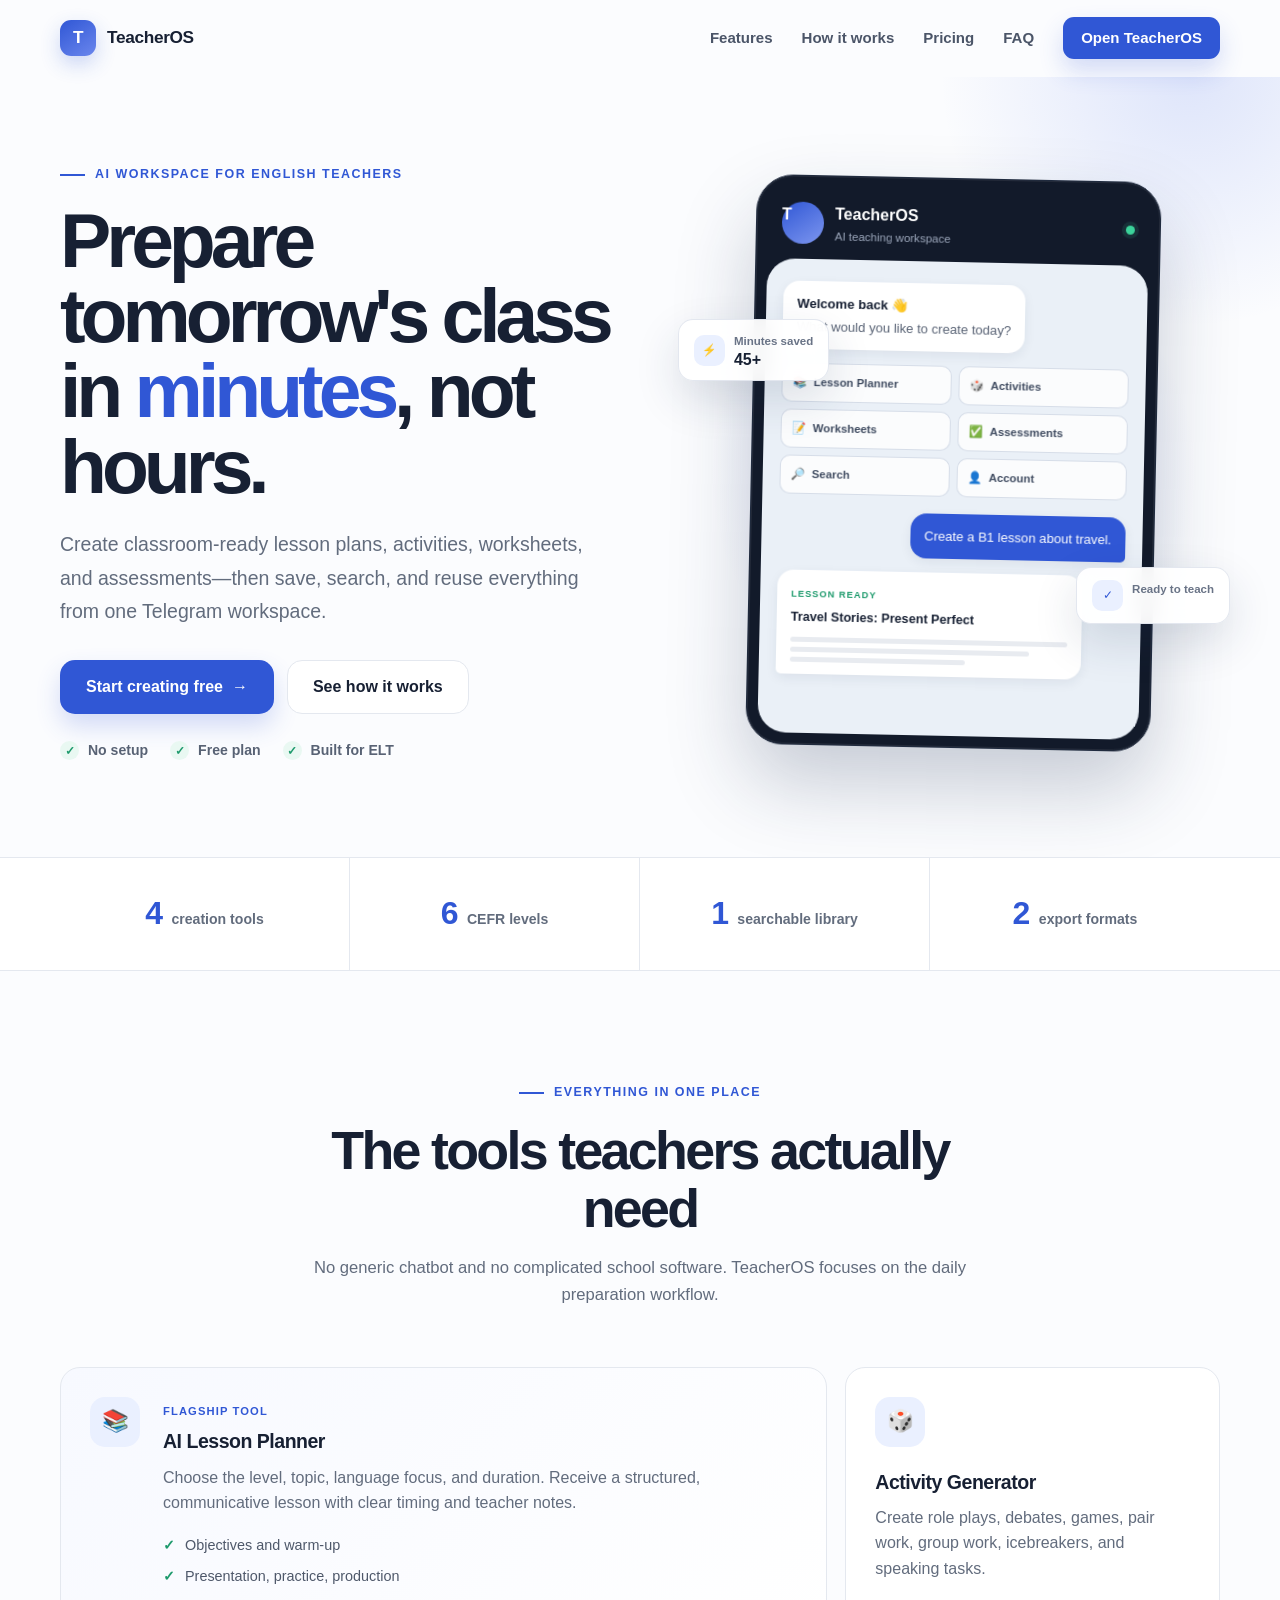
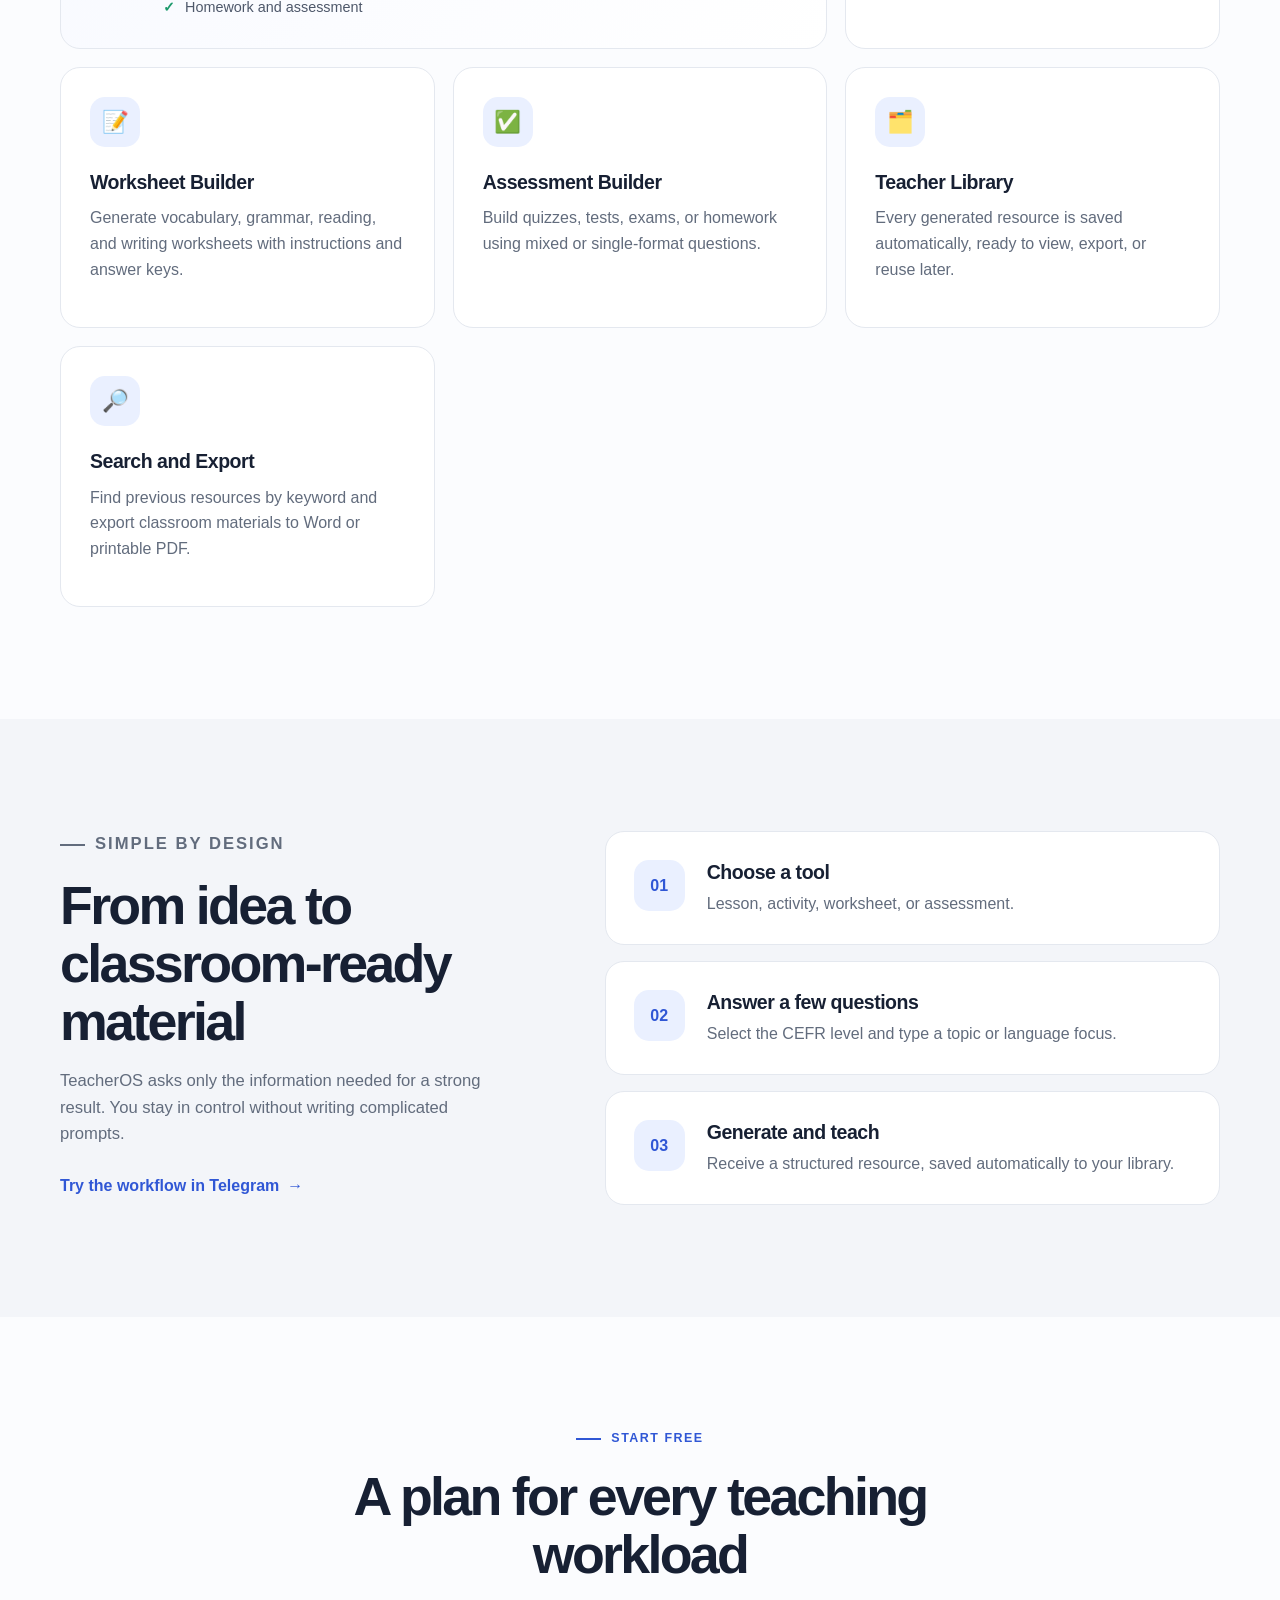
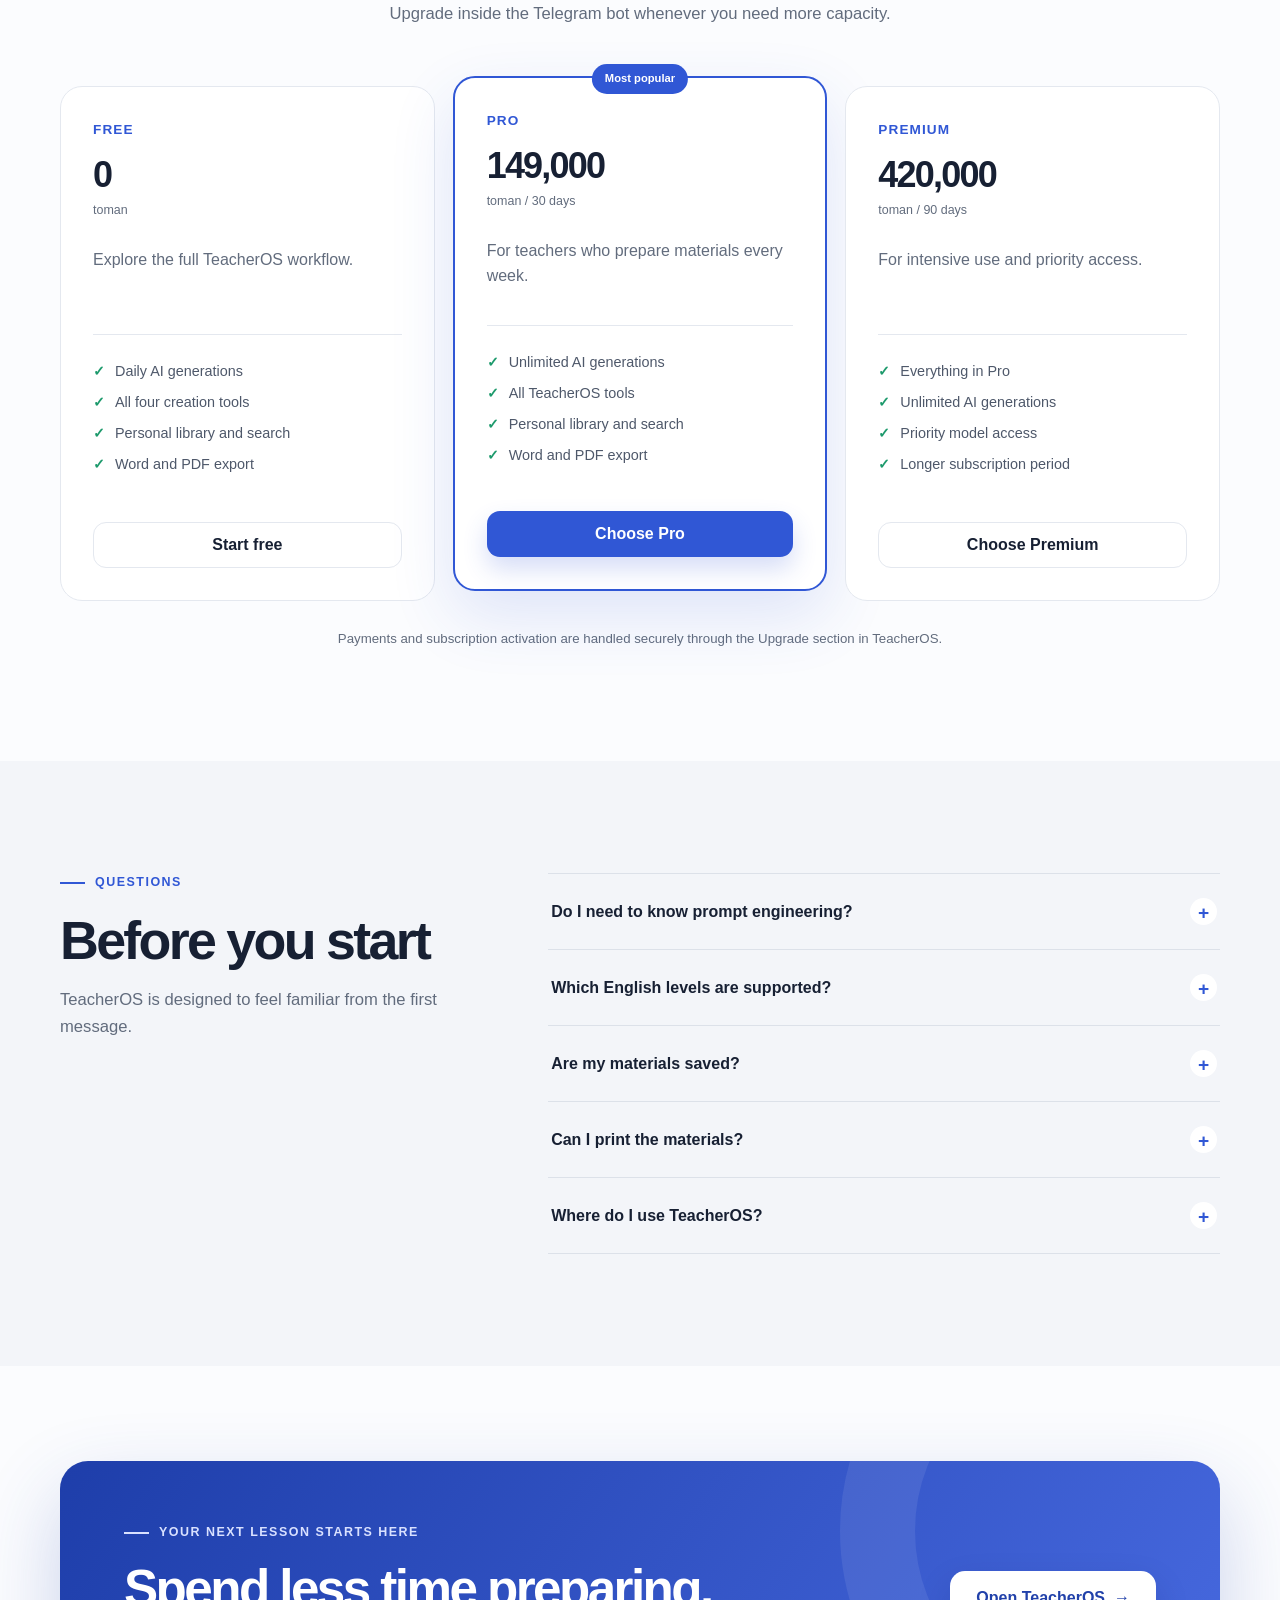
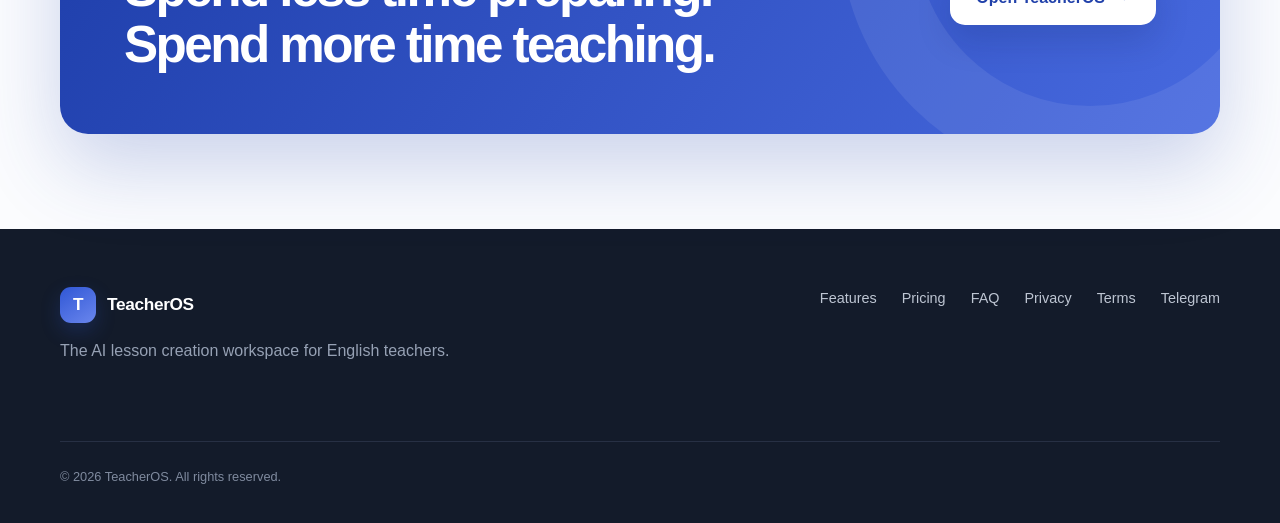
<file: website/index.html>
<!doctype html>
<html lang="en">
<head>
  <meta charset="utf-8">
  <meta name="viewport" content="width=device-width, initial-scale=1">
  <meta name="description" content="TeacherOS helps English teachers create lesson plans, activities, worksheets, and assessments in minutes using AI.">
  <meta name="theme-color" content="#f7f8fb">
  <title>TeacherOS — Prepare Tomorrow's Class in Minutes</title>
  <link rel="stylesheet" href="styles.css">
  <script src="site-config.js" defer></script>
  <script src="script.js" defer></script>
</head>
<body>
  <a class="skip-link" href="#main">Skip to content</a>

  <header class="site-header" data-header>
    <div class="container nav-wrap">
      <a class="brand" href="#top" aria-label="TeacherOS home">
        <span class="brand-mark" aria-hidden="true">T</span>
        <span>TeacherOS</span>
      </a>

      <button class="menu-toggle" type="button" aria-expanded="false" aria-controls="site-navigation" data-menu-toggle>
        <span class="sr-only">Open navigation</span>
        <span></span><span></span><span></span>
      </button>

      <nav class="site-nav" id="site-navigation" aria-label="Main navigation" data-nav>
        <a href="#features">Features</a>
        <a href="#workflow">How it works</a>
        <a href="#pricing">Pricing</a>
        <a href="#faq">FAQ</a>
        <a class="button button-small button-primary bot-link" href="https://t.me/Teacheros1_bot" target="_blank" rel="noopener noreferrer">Open TeacherOS</a>
      </nav>
    </div>
  </header>

  <main id="main">
    <section class="hero" id="top">
      <div class="container hero-grid">
        <div class="hero-copy">
          <p class="eyebrow"><span></span> AI workspace for English teachers</p>
          <h1>Prepare tomorrow's class in <em>minutes</em>, not hours.</h1>
          <p class="hero-lead">Create classroom-ready lesson plans, activities, worksheets, and assessments—then save, search, and reuse everything from one Telegram workspace.</p>
          <div class="hero-actions">
            <a class="button button-primary button-large bot-link" href="https://t.me/Teacheros1_bot" target="_blank" rel="noopener noreferrer">Start creating free <span aria-hidden="true">→</span></a>
            <a class="button button-secondary button-large" href="#workflow">See how it works</a>
          </div>
          <ul class="trust-list" aria-label="Product benefits">
            <li><span aria-hidden="true">✓</span> No setup</li>
            <li><span aria-hidden="true">✓</span> Free plan</li>
            <li><span aria-hidden="true">✓</span> Built for ELT</li>
          </ul>
        </div>

        <div class="product-preview" aria-label="TeacherOS Telegram interface preview">
          <div class="preview-glow" aria-hidden="true"></div>
          <div class="phone">
            <div class="phone-top">
              <span class="phone-avatar" aria-hidden="true">T</span>
              <div>
                <strong>TeacherOS</strong>
                <span>AI teaching workspace</span>
              </div>
              <span class="status-dot" aria-label="Online"></span>
            </div>
            <div class="chat-area">
              <div class="message bot-message">
                <strong>Welcome back 👋</strong>
                <p>What would you like to create today?</p>
              </div>
              <div class="tool-grid" aria-hidden="true">
                <div><span>📚</span>Lesson Planner</div>
                <div><span>🎲</span>Activities</div>
                <div><span>📝</span>Worksheets</div>
                <div><span>✅</span>Assessments</div>
                <div><span>🔎</span>Search</div>
                <div><span>👤</span>Account</div>
              </div>
              <div class="message user-message">Create a B1 lesson about travel.</div>
              <div class="message bot-message result-message">
                <span class="result-label">LESSON READY</span>
                <strong>Travel Stories: Present Perfect</strong>
                <div class="result-lines"><i></i><i></i><i></i></div>
              </div>
            </div>
          </div>
          <div class="floating-card floating-card-one"><span>⚡</span><strong>Minutes saved</strong><b>45+</b></div>
          <div class="floating-card floating-card-two"><span>✓</span><strong>Ready to teach</strong></div>
        </div>
      </div>
    </section>

    <section class="proof-strip" aria-label="TeacherOS capabilities">
      <div class="container proof-grid">
        <div><strong>4</strong><span>creation tools</span></div>
        <div><strong>6</strong><span>CEFR levels</span></div>
        <div><strong>1</strong><span>searchable library</span></div>
        <div><strong>2</strong><span>export formats</span></div>
      </div>
    </section>

    <section class="section" id="features">
      <div class="container">
        <div class="section-heading">
          <p class="eyebrow"><span></span> Everything in one place</p>
          <h2>The tools teachers actually need</h2>
          <p>No generic chatbot and no complicated school software. TeacherOS focuses on the daily preparation workflow.</p>
        </div>

        <div class="feature-grid">
          <article class="feature-card feature-card-large">
            <div class="feature-icon">📚</div>
            <div>
              <span class="feature-tag">Flagship tool</span>
              <h3>AI Lesson Planner</h3>
              <p>Choose the level, topic, language focus, and duration. Receive a structured, communicative lesson with clear timing and teacher notes.</p>
              <ul>
                <li>Objectives and warm-up</li>
                <li>Presentation, practice, production</li>
                <li>Homework and assessment</li>
              </ul>
            </div>
          </article>

          <article class="feature-card">
            <div class="feature-icon">🎲</div>
            <h3>Activity Generator</h3>
            <p>Create role plays, debates, games, pair work, group work, icebreakers, and speaking tasks.</p>
          </article>

          <article class="feature-card">
            <div class="feature-icon">📝</div>
            <h3>Worksheet Builder</h3>
            <p>Generate vocabulary, grammar, reading, and writing worksheets with instructions and answer keys.</p>
          </article>

          <article class="feature-card">
            <div class="feature-icon">✅</div>
            <h3>Assessment Builder</h3>
            <p>Build quizzes, tests, exams, or homework using mixed or single-format questions.</p>
          </article>

          <article class="feature-card">
            <div class="feature-icon">🗂️</div>
            <h3>Teacher Library</h3>
            <p>Every generated resource is saved automatically, ready to view, export, or reuse later.</p>
          </article>

          <article class="feature-card">
            <div class="feature-icon">🔎</div>
            <h3>Search and Export</h3>
            <p>Find previous resources by keyword and export classroom materials to Word or printable PDF.</p>
          </article>
        </div>
      </div>
    </section>

    <section class="section section-tinted" id="workflow">
      <div class="container workflow-grid">
        <div class="workflow-copy">
          <p class="eyebrow"><span></span> Simple by design</p>
          <h2>From idea to classroom-ready material</h2>
          <p>TeacherOS asks only the information needed for a strong result. You stay in control without writing complicated prompts.</p>
          <a class="text-link bot-link" href="https://t.me/Teacheros1_bot" target="_blank" rel="noopener noreferrer">Try the workflow in Telegram <span aria-hidden="true">→</span></a>
        </div>

        <ol class="steps">
          <li>
            <span class="step-number">01</span>
            <div><h3>Choose a tool</h3><p>Lesson, activity, worksheet, or assessment.</p></div>
          </li>
          <li>
            <span class="step-number">02</span>
            <div><h3>Answer a few questions</h3><p>Select the CEFR level and type a topic or language focus.</p></div>
          </li>
          <li>
            <span class="step-number">03</span>
            <div><h3>Generate and teach</h3><p>Receive a structured resource, saved automatically to your library.</p></div>
          </li>
        </ol>
      </div>
    </section>

    <section class="section" id="pricing">
      <div class="container">
        <div class="section-heading">
          <p class="eyebrow"><span></span> Start free</p>
          <h2>A plan for every teaching workload</h2>
          <p>Upgrade inside the Telegram bot whenever you need more capacity.</p>
        </div>

        <div class="pricing-grid">
          <article class="price-card">
            <p class="plan-name">Free</p>
            <div class="price"><strong>0</strong><span>toman</span></div>
            <p class="price-description">Explore the full TeacherOS workflow.</p>
            <ul>
              <li>Daily AI generations</li>
              <li>All four creation tools</li>
              <li>Personal library and search</li>
              <li>Word and PDF export</li>
            </ul>
            <a class="button button-secondary bot-link" href="https://t.me/Teacheros1_bot" target="_blank" rel="noopener noreferrer">Start free</a>
          </article>

          <article class="price-card featured-price">
            <span class="popular-badge">Most popular</span>
            <p class="plan-name">Pro</p>
            <div class="price"><strong>149,000</strong><span>toman / 30 days</span></div>
            <p class="price-description">For teachers who prepare materials every week.</p>
            <ul>
              <li>Unlimited AI generations</li>
              <li>All TeacherOS tools</li>
              <li>Personal library and search</li>
              <li>Word and PDF export</li>
            </ul>
            <a class="button button-primary bot-link" href="https://t.me/Teacheros1_bot" target="_blank" rel="noopener noreferrer">Choose Pro</a>
          </article>

          <article class="price-card">
            <p class="plan-name">Premium</p>
            <div class="price"><strong>420,000</strong><span>toman / 90 days</span></div>
            <p class="price-description">For intensive use and priority access.</p>
            <ul>
              <li>Everything in Pro</li>
              <li>Unlimited AI generations</li>
              <li>Priority model access</li>
              <li>Longer subscription period</li>
            </ul>
            <a class="button button-secondary bot-link" href="https://t.me/Teacheros1_bot" target="_blank" rel="noopener noreferrer">Choose Premium</a>
          </article>
        </div>
        <p class="pricing-note">Payments and subscription activation are handled securely through the Upgrade section in TeacherOS.</p>
      </div>
    </section>

    <section class="section section-tinted" id="faq">
      <div class="container faq-layout">
        <div>
          <p class="eyebrow"><span></span> Questions</p>
          <h2>Before you start</h2>
          <p>TeacherOS is designed to feel familiar from the first message.</p>
        </div>

        <div class="faq-list">
          <details>
            <summary>Do I need to know prompt engineering?<span aria-hidden="true">+</span></summary>
            <p>No. TeacherOS collects the information step by step and builds the prompt for you.</p>
          </details>
          <details>
            <summary>Which English levels are supported?<span aria-hidden="true">+</span></summary>
            <p>TeacherOS supports all six CEFR levels: A1, A2, B1, B2, C1, and C2.</p>
          </details>
          <details>
            <summary>Are my materials saved?<span aria-hidden="true">+</span></summary>
            <p>Yes. Generated lessons, activities, worksheets, and assessments are saved automatically to your private library.</p>
          </details>
          <details>
            <summary>Can I print the materials?<span aria-hidden="true">+</span></summary>
            <p>Yes. Saved resources can be exported as Word documents or printable PDF files.</p>
          </details>
          <details>
            <summary>Where do I use TeacherOS?<span aria-hidden="true">+</span></summary>
            <p>TeacherOS currently runs inside Telegram, so you can use it on your phone or computer without installing another app.</p>
          </details>
        </div>
      </div>
    </section>

    <section class="final-cta">
      <div class="container cta-card">
        <div>
          <p class="eyebrow light-eyebrow"><span></span> Your next lesson starts here</p>
          <h2>Spend less time preparing.<br>Spend more time teaching.</h2>
        </div>
        <a class="button button-light button-large bot-link" href="https://t.me/Teacheros1_bot" target="_blank" rel="noopener noreferrer">Open TeacherOS <span aria-hidden="true">→</span></a>
      </div>
    </section>
  </main>

  <footer class="site-footer">
    <div class="container footer-grid">
      <div>
        <a class="brand footer-brand" href="#top"><span class="brand-mark" aria-hidden="true">T</span><span>TeacherOS</span></a>
        <p>The AI lesson creation workspace for English teachers.</p>
      </div>
      <div class="footer-links">
        <a href="#features">Features</a>
        <a href="#pricing">Pricing</a>
        <a href="#faq">FAQ</a>
        <a href="privacy.html">Privacy</a>
        <a href="terms.html">Terms</a>
        <a class="bot-link" href="https://t.me/Teacheros1_bot" target="_blank" rel="noopener noreferrer">Telegram</a>
      </div>
      <p class="copyright">© <span data-year></span> TeacherOS. All rights reserved.</p>
    </div>
  </footer>

  <div class="setup-toast" role="status" aria-live="polite" data-setup-toast hidden>
    <strong>One setup step remains</strong>
    <span>Add your Telegram bot username in <code>website/site-config.js</code>.</span>
    <button type="button" aria-label="Close message" data-toast-close>×</button>
  </div>
</body>
</html>
</file>
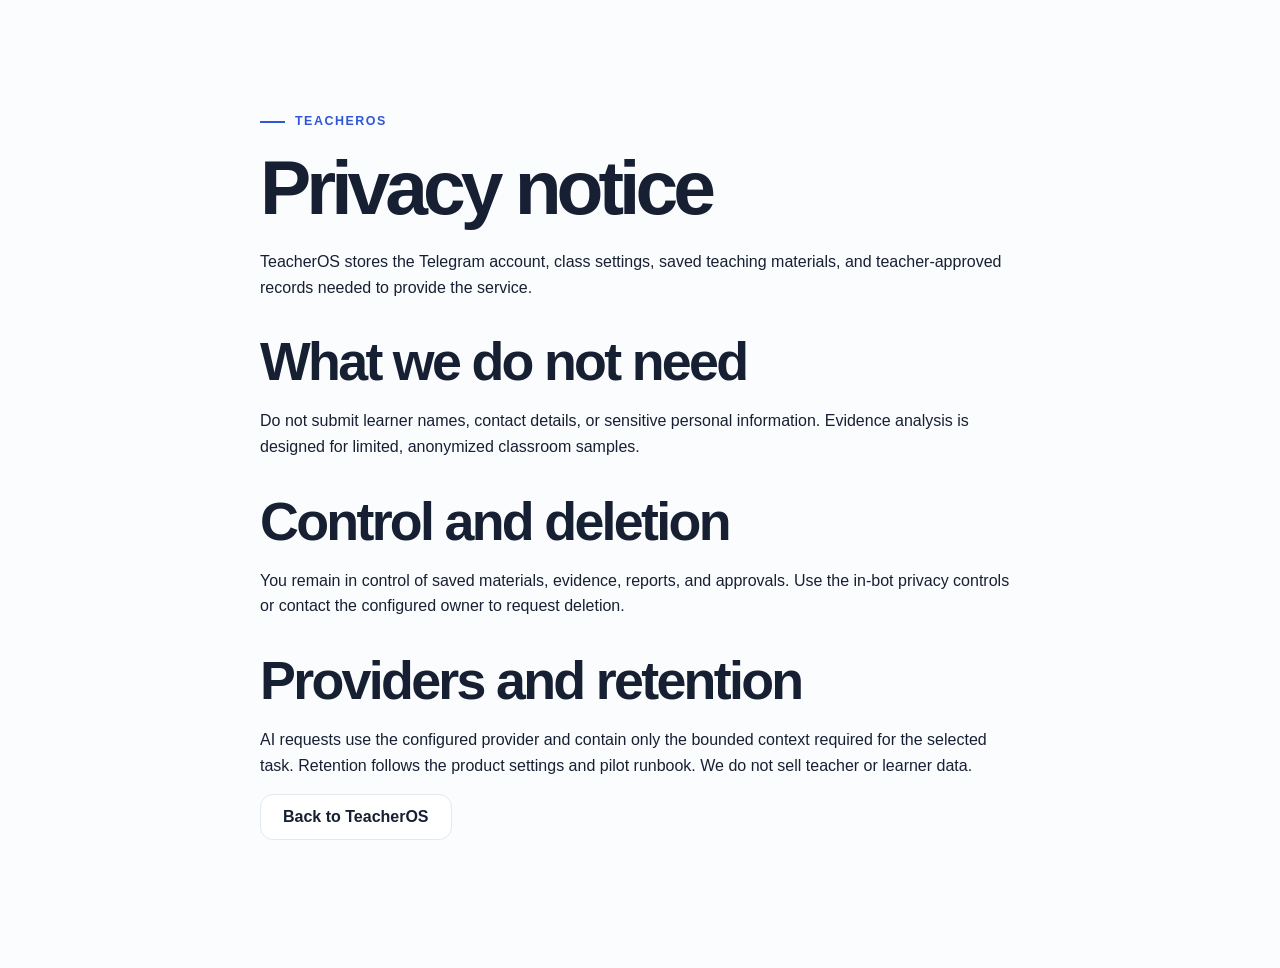
<file: website/privacy.html>
<!doctype html>
<html lang="en">
<head>
  <meta charset="utf-8">
  <meta name="viewport" content="width=device-width, initial-scale=1">
  <meta name="description" content="TeacherOS privacy notice for the pilot and public launch.">
  <title>TeacherOS — Privacy</title>
  <link rel="stylesheet" href="styles.css">
</head>
<body>
  <main class="section" id="main">
    <div class="container narrow-copy">
      <p class="eyebrow"><span></span> TeacherOS</p>
      <h1>Privacy notice</h1>
      <p>TeacherOS stores the Telegram account, class settings, saved teaching materials, and teacher-approved records needed to provide the service.</p>
      <h2>What we do not need</h2>
      <p>Do not submit learner names, contact details, or sensitive personal information. Evidence analysis is designed for limited, anonymized classroom samples.</p>
      <h2>Control and deletion</h2>
      <p>You remain in control of saved materials, evidence, reports, and approvals. Use the in-bot privacy controls or contact the configured owner to request deletion.</p>
      <h2>Providers and retention</h2>
      <p>AI requests use the configured provider and contain only the bounded context required for the selected task. Retention follows the product settings and pilot runbook. We do not sell teacher or learner data.</p>
      <p><a class="button button-secondary" href="index.html">Back to TeacherOS</a></p>
    </div>
  </main>
</body>
</html>
</file>
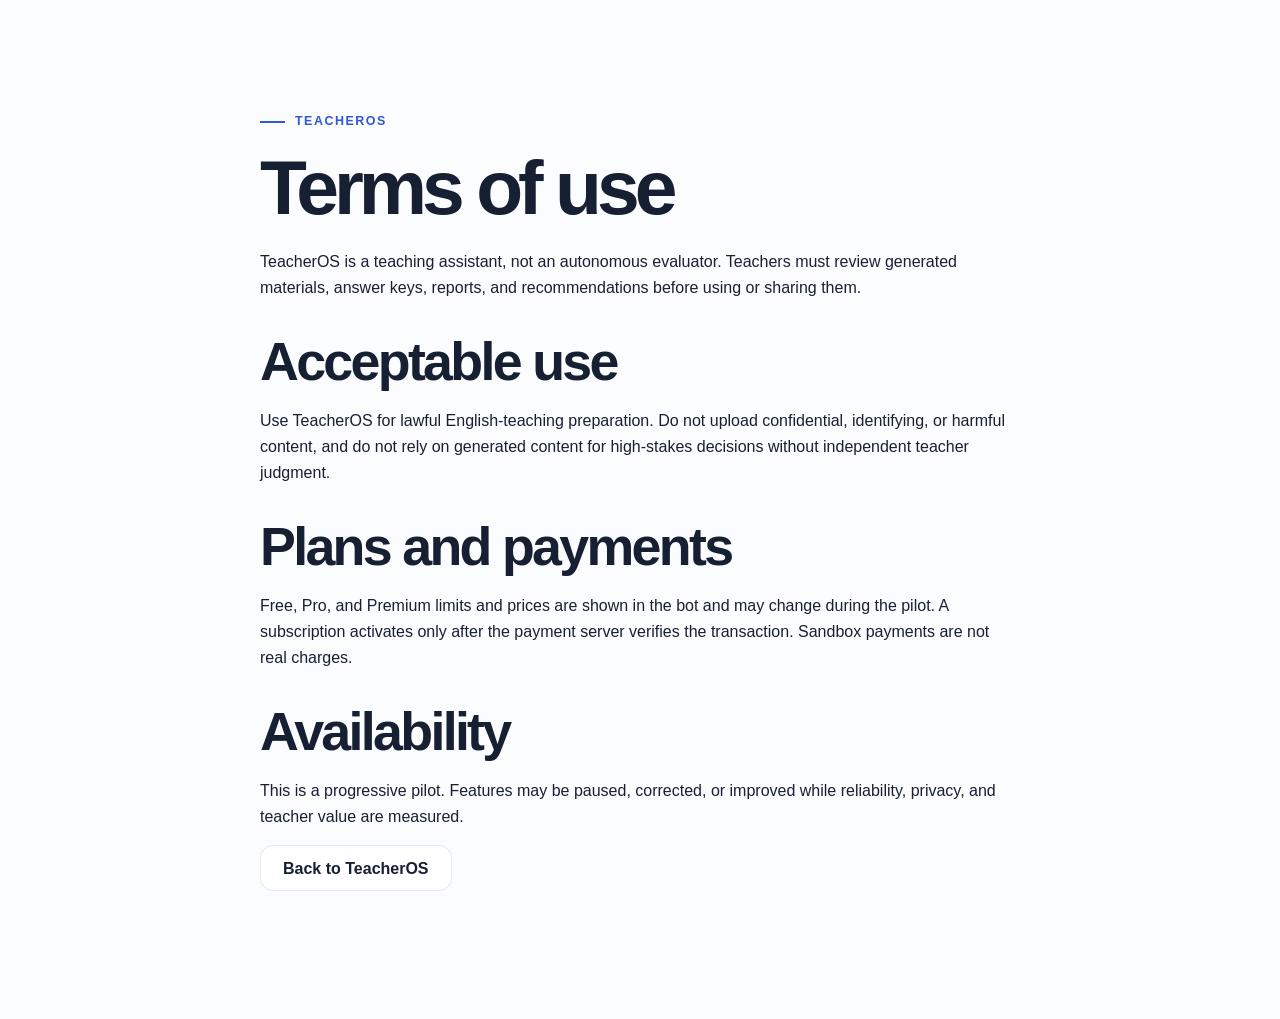
<file: website/terms.html>
<!doctype html>
<html lang="en">
<head>
  <meta charset="utf-8">
  <meta name="viewport" content="width=device-width, initial-scale=1">
  <meta name="description" content="TeacherOS terms for the pilot and public launch.">
  <title>TeacherOS — Terms</title>
  <link rel="stylesheet" href="styles.css">
</head>
<body>
  <main class="section" id="main">
    <div class="container narrow-copy">
      <p class="eyebrow"><span></span> TeacherOS</p>
      <h1>Terms of use</h1>
      <p>TeacherOS is a teaching assistant, not an autonomous evaluator. Teachers must review generated materials, answer keys, reports, and recommendations before using or sharing them.</p>
      <h2>Acceptable use</h2>
      <p>Use TeacherOS for lawful English-teaching preparation. Do not upload confidential, identifying, or harmful content, and do not rely on generated content for high-stakes decisions without independent teacher judgment.</p>
      <h2>Plans and payments</h2>
      <p>Free, Pro, and Premium limits and prices are shown in the bot and may change during the pilot. A subscription activates only after the payment server verifies the transaction. Sandbox payments are not real charges.</p>
      <h2>Availability</h2>
      <p>This is a progressive pilot. Features may be paused, corrected, or improved while reliability, privacy, and teacher value are measured.</p>
      <p><a class="button button-secondary" href="index.html">Back to TeacherOS</a></p>
    </div>
  </main>
</body>
</html>
</file>
<file: website/styles.css>
:root {
  --ink: #172033;
  --muted: #626c7d;
  --line: #e4e8ef;
  --soft: #f3f5f9;
  --page: #fbfcfe;
  --white: #ffffff;
  --primary: #3057d5;
  --primary-dark: #2141aa;
  --primary-soft: #eaf0ff;
  --accent: #ffb547;
  --success: #1d9a6c;
  --shadow: 0 24px 70px rgba(38, 54, 95, 0.12);
  --radius: 24px;
  --max-width: 1160px;
}

* { box-sizing: border-box; }
html { scroll-behavior: smooth; }
body {
  margin: 0;
  color: var(--ink);
  background: var(--page);
  font-family: Inter, ui-sans-serif, -apple-system, BlinkMacSystemFont, "Segoe UI", sans-serif;
  line-height: 1.6;
  -webkit-font-smoothing: antialiased;
}
body.menu-open { overflow: hidden; }
a { color: inherit; text-decoration: none; }
button, a { -webkit-tap-highlight-color: transparent; }
button { font: inherit; }
img { max-width: 100%; }
.container { width: min(calc(100% - 40px), var(--max-width)); margin-inline: auto; }
.narrow-copy { max-width: 760px; }
.narrow-copy h1 { margin-top: 0; }
.narrow-copy h2 { margin-top: 32px; }
.sr-only { position: absolute; width: 1px; height: 1px; padding: 0; margin: -1px; overflow: hidden; clip: rect(0,0,0,0); white-space: nowrap; border: 0; }
.skip-link { position: fixed; left: 16px; top: -80px; z-index: 1000; padding: 10px 16px; background: var(--ink); color: var(--white); border-radius: 10px; }
.skip-link:focus { top: 16px; }

.site-header { position: sticky; top: 0; z-index: 100; background: rgba(251,252,254,.88); backdrop-filter: blur(18px); border-bottom: 1px solid transparent; transition: border-color .2s ease, box-shadow .2s ease; }
.site-header.scrolled { border-color: rgba(228,232,239,.9); box-shadow: 0 10px 32px rgba(40,51,77,.06); }
.nav-wrap { min-height: 76px; display: flex; align-items: center; justify-content: space-between; gap: 24px; }
.brand { display: inline-flex; align-items: center; gap: 11px; font-size: 1.08rem; font-weight: 800; letter-spacing: -.02em; }
.brand-mark { width: 36px; height: 36px; display: inline-grid; place-items: center; border-radius: 11px; color: var(--white); background: linear-gradient(145deg, var(--primary), #6a86ed); box-shadow: 0 8px 20px rgba(48,87,213,.24); }
.site-nav { display: flex; align-items: center; gap: 29px; font-size: .94rem; font-weight: 650; }
.site-nav > a:not(.button) { color: #4b5568; transition: color .2s ease; }
.site-nav > a:not(.button):hover { color: var(--primary); }
.menu-toggle { display: none; width: 44px; height: 44px; align-items: center; justify-content: center; flex-direction: column; gap: 5px; background: var(--white); border: 1px solid var(--line); border-radius: 12px; cursor: pointer; }
.menu-toggle span:not(.sr-only) { width: 20px; height: 2px; background: var(--ink); border-radius: 2px; transition: .2s ease; }

.button { display: inline-flex; justify-content: center; align-items: center; gap: 9px; min-height: 46px; padding: 11px 22px; border: 1px solid transparent; border-radius: 13px; font-weight: 760; line-height: 1.1; cursor: pointer; transition: transform .18s ease, box-shadow .18s ease, background .18s ease; }
.button:hover { transform: translateY(-2px); }
.button-primary { color: var(--white); background: var(--primary); box-shadow: 0 12px 25px rgba(48,87,213,.2); }
.button-primary:hover { background: var(--primary-dark); box-shadow: 0 15px 30px rgba(48,87,213,.26); }
.button-secondary { color: var(--ink); background: var(--white); border-color: var(--line); }
.button-secondary:hover { border-color: #c8d0df; box-shadow: 0 10px 24px rgba(37,50,80,.08); }
.button-light { color: var(--primary-dark); background: var(--white); box-shadow: 0 15px 35px rgba(10,23,69,.15); }
.button-small { min-height: 42px; padding: 10px 17px; border-radius: 11px; }
.button-large { min-height: 54px; padding: 15px 25px; border-radius: 15px; }

.hero { position: relative; overflow: hidden; padding: 88px 0 96px; }
.hero::before { content: ""; position: absolute; width: 520px; height: 520px; top: -260px; right: -170px; border-radius: 50%; background: radial-gradient(circle, rgba(73,110,232,.16), rgba(73,110,232,0) 68%); pointer-events: none; }
.hero-grid { display: grid; grid-template-columns: minmax(0, 1.02fr) minmax(420px, .98fr); align-items: center; gap: 72px; }
.eyebrow { margin: 0 0 18px; display: flex; align-items: center; gap: 10px; color: var(--primary); font-size: .78rem; font-weight: 820; letter-spacing: .12em; text-transform: uppercase; }
.eyebrow span { width: 25px; height: 2px; background: currentColor; }
h1, h2, h3, p { margin-top: 0; }
h1 { max-width: 720px; margin-bottom: 24px; font-size: clamp(3rem, 6vw, 5.05rem); line-height: .98; letter-spacing: -.065em; }
h1 em { color: var(--primary); font-style: normal; }
.hero-lead { max-width: 650px; margin-bottom: 31px; color: var(--muted); font-size: clamp(1.05rem, 1.8vw, 1.22rem); line-height: 1.72; }
.hero-actions { display: flex; flex-wrap: wrap; gap: 13px; }
.trust-list { display: flex; flex-wrap: wrap; gap: 22px; margin: 25px 0 0; padding: 0; list-style: none; color: #586274; font-size: .88rem; font-weight: 650; }
.trust-list span { display: inline-grid; width: 19px; height: 19px; margin-right: 5px; place-items: center; color: var(--success); background: #e9f8f2; border-radius: 50%; font-size: .72rem; }

.product-preview { position: relative; min-height: 575px; display: grid; place-items: center; }
.preview-glow { position: absolute; inset: 8% 1% 4%; border-radius: 50%; background: radial-gradient(circle, rgba(65,101,222,.19), rgba(65,101,222,0) 67%); }
.phone { position: relative; z-index: 2; width: min(100%, 405px); padding: 11px; background: #121a2a; border: 1px solid #202b3f; border-radius: 37px; box-shadow: 0 38px 80px rgba(28,42,78,.23), inset 0 0 0 1px rgba(255,255,255,.07); transform: rotate(1.2deg); }
.phone-top { min-height: 72px; display: grid; grid-template-columns: auto 1fr auto; align-items: center; gap: 11px; padding: 10px 14px; color: var(--white); }
.phone-avatar { width: 42px; height: 42px; display: grid; place-items: center; color: var(--white); background: linear-gradient(145deg, var(--primary), #7d96ef); border-radius: 50%; font-weight: 850; }
.phone-top strong, .phone-top span { display: block; }
.phone-top div span { color: #9da8bc; font-size: .72rem; }
.status-dot { width: 9px; height: 9px; background: #3bd39a; border-radius: 50%; box-shadow: 0 0 0 4px rgba(59,211,154,.12); }
.chat-area { min-height: 474px; padding: 22px 17px 20px; background: #eaf0f7; border-radius: 28px; }
.message { width: fit-content; max-width: 88%; margin-bottom: 14px; padding: 12px 14px; border-radius: 16px; box-shadow: 0 4px 12px rgba(31,45,73,.07); font-size: .82rem; }
.message p { margin: 2px 0 0; color: #586274; }
.bot-message { background: var(--white); border-bottom-left-radius: 5px; }
.user-message { margin-left: auto; color: var(--white); background: var(--primary); border-bottom-right-radius: 5px; }
.tool-grid { display: grid; grid-template-columns: repeat(2, 1fr); gap: 7px; margin: 0 0 17px; }
.tool-grid div { display: flex; align-items: center; gap: 7px; min-height: 39px; padding: 8px 10px; color: #3f4b60; background: rgba(255,255,255,.78); border: 1px solid rgba(210,218,230,.9); border-radius: 10px; font-size: .71rem; font-weight: 700; }
.result-message { width: 88%; }
.result-label { display: inline-block; margin-bottom: 5px; color: var(--success); font-size: .58rem; font-weight: 850; letter-spacing: .11em; }
.result-message strong { display: block; font-size: .79rem; }
.result-lines { display: grid; gap: 5px; margin-top: 10px; }
.result-lines i { display: block; height: 5px; background: #e8ebf0; border-radius: 10px; }
.result-lines i:nth-child(2) { width: 86%; }
.result-lines i:nth-child(3) { width: 63%; }
.floating-card { position: absolute; z-index: 4; display: grid; grid-template-columns: auto 1fr; align-items: center; gap: 0 9px; padding: 12px 15px; background: rgba(255,255,255,.94); border: 1px solid rgba(224,229,238,.9); border-radius: 15px; box-shadow: 0 18px 45px rgba(31,47,83,.14); backdrop-filter: blur(10px); font-size: .72rem; }
.floating-card span { grid-row: 1 / span 2; width: 31px; height: 31px; display: grid; place-items: center; color: var(--primary); background: var(--primary-soft); border-radius: 10px; }
.floating-card strong { color: #697386; font-weight: 650; }
.floating-card b { line-height: 1.1; font-size: 1rem; }
.floating-card-one { left: -9px; top: 25%; }
.floating-card-two { right: -10px; bottom: 22%; grid-template-columns: auto auto; }

.proof-strip { border-top: 1px solid var(--line); border-bottom: 1px solid var(--line); background: var(--white); }
.proof-grid { display: grid; grid-template-columns: repeat(4, 1fr); }
.proof-grid div { min-height: 112px; display: flex; justify-content: center; align-items: baseline; gap: 10px; padding: 30px 20px; border-right: 1px solid var(--line); }
.proof-grid div:last-child { border-right: 0; }
.proof-grid strong { color: var(--primary); font-size: 2rem; letter-spacing: -.05em; }
.proof-grid span { color: var(--muted); font-size: .88rem; font-weight: 650; }

.section { padding: 112px 0; }
.section-tinted { background: var(--soft); }
.section-heading { max-width: 720px; margin: 0 auto 58px; text-align: center; }
.section-heading .eyebrow { justify-content: center; }
h2 { margin-bottom: 18px; font-size: clamp(2.15rem, 4.2vw, 3.45rem); line-height: 1.08; letter-spacing: -.05em; }
h3 { margin-bottom: 10px; font-size: 1.22rem; line-height: 1.3; letter-spacing: -.025em; }
.section-heading > p:last-child, .workflow-copy > p, .faq-layout > div:first-child > p:last-child { color: var(--muted); font-size: 1.04rem; }
.feature-grid { display: grid; grid-template-columns: repeat(3, 1fr); gap: 18px; }
.feature-card { min-height: 260px; padding: 29px; background: var(--white); border: 1px solid var(--line); border-radius: 20px; transition: transform .2s ease, box-shadow .2s ease, border-color .2s ease; }
.feature-card:hover { transform: translateY(-5px); border-color: #d6ddeb; box-shadow: var(--shadow); }
.feature-card-large { grid-column: span 2; display: grid; grid-template-columns: auto 1fr; gap: 23px; background: linear-gradient(135deg, #f7f9ff, var(--white)); }
.feature-icon { width: 50px; height: 50px; display: grid; place-items: center; margin-bottom: 23px; background: var(--primary-soft); border-radius: 15px; font-size: 1.35rem; }
.feature-card-large .feature-icon { margin: 0; }
.feature-tag { display: inline-block; margin-bottom: 9px; color: var(--primary); font-size: .7rem; font-weight: 850; letter-spacing: .1em; text-transform: uppercase; }
.feature-card p { color: var(--muted); }
.feature-card ul, .price-card ul { margin: 18px 0 0; padding: 0; list-style: none; }
.feature-card li, .price-card li { position: relative; margin-top: 8px; padding-left: 22px; color: #4e586a; font-size: .9rem; }
.feature-card li::before, .price-card li::before { content: "✓"; position: absolute; left: 0; color: var(--success); font-weight: 900; }

.workflow-grid { display: grid; grid-template-columns: .85fr 1.15fr; align-items: center; gap: 90px; }
.workflow-copy { position: sticky; top: 120px; align-self: start; }
.text-link { display: inline-flex; gap: 8px; align-items: center; margin-top: 8px; color: var(--primary); font-weight: 800; }
.steps { display: grid; gap: 16px; margin: 0; padding: 0; list-style: none; }
.steps li { display: grid; grid-template-columns: auto 1fr; gap: 22px; padding: 28px; background: var(--white); border: 1px solid var(--line); border-radius: 19px; }
.step-number { width: 51px; height: 51px; display: grid; place-items: center; color: var(--primary); background: var(--primary-soft); border-radius: 15px; font-weight: 850; }
.steps h3 { margin-bottom: 5px; }
.steps p { margin-bottom: 0; color: var(--muted); }

.pricing-grid { display: grid; grid-template-columns: repeat(3, 1fr); align-items: stretch; gap: 18px; }
.price-card { position: relative; display: flex; flex-direction: column; min-height: 515px; padding: 32px; background: var(--white); border: 1px solid var(--line); border-radius: 22px; }
.featured-price { border: 2px solid var(--primary); box-shadow: 0 25px 65px rgba(48,87,213,.14); transform: translateY(-10px); }
.popular-badge { position: absolute; top: -14px; left: 50%; transform: translateX(-50%); padding: 6px 13px; color: var(--white); background: var(--primary); border-radius: 100px; font-size: .7rem; font-weight: 800; white-space: nowrap; }
.plan-name { margin-bottom: 15px; color: var(--primary); font-size: .85rem; font-weight: 850; letter-spacing: .08em; text-transform: uppercase; }
.price { min-height: 74px; display: flex; flex-direction: column; margin-bottom: 17px; }
.price strong { font-size: 2.25rem; line-height: 1.05; letter-spacing: -.05em; }
.price span { margin-top: 7px; color: var(--muted); font-size: .78rem; }
.price-description { min-height: 52px; color: var(--muted); }
.price-card ul { flex: 1; margin: 19px 0 28px; border-top: 1px solid var(--line); padding-top: 17px; }
.pricing-note { margin: 27px 0 0; color: var(--muted); text-align: center; font-size: .83rem; }

.faq-layout { display: grid; grid-template-columns: .75fr 1.25fr; gap: 85px; }
.faq-list { border-top: 1px solid #dce1e9; }
.faq-list details { border-bottom: 1px solid #dce1e9; }
.faq-list summary { display: flex; justify-content: space-between; align-items: center; gap: 20px; padding: 24px 3px; cursor: pointer; font-weight: 760; list-style: none; }
.faq-list summary::-webkit-details-marker { display: none; }
.faq-list summary span { width: 27px; height: 27px; display: grid; place-items: center; color: var(--primary); background: var(--white); border-radius: 50%; font-size: 1.2rem; transition: transform .2s ease; }
.faq-list details[open] summary span { transform: rotate(45deg); }
.faq-list details p { max-width: 630px; margin: -5px 40px 24px 3px; color: var(--muted); }

.final-cta { padding: 95px 0; background: var(--page); }
.cta-card { position: relative; overflow: hidden; display: flex; align-items: center; justify-content: space-between; gap: 40px; padding: 62px 64px; color: var(--white); background: linear-gradient(125deg, #1e3eaa, #4769df); border-radius: 28px; box-shadow: 0 32px 80px rgba(42,73,174,.23); }
.cta-card::after { content: ""; position: absolute; width: 350px; height: 350px; right: -120px; top: -180px; border: 75px solid rgba(255,255,255,.08); border-radius: 50%; }
.cta-card > * { position: relative; z-index: 1; }
.cta-card h2 { margin-bottom: 0; font-size: clamp(2.1rem, 4vw, 3.35rem); }
.light-eyebrow { color: #d9e1ff; }

.site-footer { padding: 58px 0 35px; background: #131b2a; color: var(--white); }
.footer-grid { display: grid; grid-template-columns: 1fr auto; align-items: start; gap: 30px; }
.footer-brand { margin-bottom: 15px; }
.footer-grid > div:first-child p { max-width: 390px; color: #96a1b4; }
.footer-links { display: flex; flex-wrap: wrap; gap: 25px; color: #bdc5d2; font-size: .9rem; }
.footer-links a:hover { color: var(--white); }
.copyright { grid-column: 1 / -1; margin: 32px 0 0; padding-top: 25px; color: #7f8a9e; border-top: 1px solid #273044; font-size: .8rem; }

.setup-toast { position: fixed; z-index: 500; right: 20px; bottom: 20px; max-width: 430px; display: grid; grid-template-columns: 1fr auto; gap: 2px 18px; padding: 16px 18px; background: #172033; color: var(--white); border: 1px solid #2d3950; border-radius: 15px; box-shadow: 0 20px 50px rgba(11,18,34,.3); }
.setup-toast[hidden] { display: none; }
.setup-toast strong { font-size: .88rem; }
.setup-toast span { color: #bbc4d4; font-size: .76rem; }
.setup-toast code { color: #e4e9f3; }
.setup-toast button { grid-column: 2; grid-row: 1 / span 2; align-self: center; color: var(--white); background: transparent; border: 0; font-size: 1.5rem; cursor: pointer; }

:focus-visible { outline: 3px solid rgba(48,87,213,.35); outline-offset: 3px; }

@media (max-width: 980px) {
  .hero { padding-top: 55px; }
  .hero-grid { grid-template-columns: 1fr; gap: 45px; }
  .hero-copy { text-align: center; }
  .hero-copy .eyebrow, .hero-actions, .trust-list { justify-content: center; }
  .hero-lead { margin-inline: auto; }
  .product-preview { min-height: 535px; }
  .feature-grid { grid-template-columns: repeat(2, 1fr); }
  .feature-card-large { grid-column: span 2; }
  .workflow-grid, .faq-layout { grid-template-columns: 1fr; gap: 50px; }
  .workflow-copy { position: static; }
  .pricing-grid { grid-template-columns: 1fr; max-width: 650px; margin-inline: auto; }
  .featured-price { transform: none; }
  .price-card { min-height: auto; }
  .price-description { min-height: 0; }
}

@media (max-width: 760px) {
  .container { width: min(calc(100% - 28px), var(--max-width)); }
  .nav-wrap { min-height: 68px; }
  .menu-toggle { display: flex; }
  .site-nav { position: fixed; inset: 68px 14px auto; display: grid; gap: 0; padding: 13px; background: var(--white); border: 1px solid var(--line); border-radius: 17px; box-shadow: var(--shadow); opacity: 0; visibility: hidden; transform: translateY(-12px); transition: .2s ease; }
  .site-nav.open { opacity: 1; visibility: visible; transform: translateY(0); }
  .site-nav > a:not(.button) { padding: 13px 10px; border-bottom: 1px solid var(--line); }
  .site-nav .button { margin-top: 10px; }
  .menu-toggle[aria-expanded="true"] span:nth-of-type(2) { transform: translateY(7px) rotate(45deg); }
  .menu-toggle[aria-expanded="true"] span:nth-of-type(3) { opacity: 0; }
  .menu-toggle[aria-expanded="true"] span:nth-of-type(4) { transform: translateY(-7px) rotate(-45deg); }
  .hero { padding: 55px 0 70px; }
  h1 { font-size: clamp(2.75rem, 14vw, 4.25rem); }
  .hero-actions { flex-direction: column; }
  .hero-actions .button { width: 100%; }
  .product-preview { min-height: 485px; }
  .phone { width: min(92%, 380px); }
  .floating-card-one { left: 0; top: 19%; }
  .floating-card-two { right: 0; bottom: 12%; }
  .proof-grid { grid-template-columns: repeat(2, 1fr); }
  .proof-grid div:nth-child(2) { border-right: 0; }
  .proof-grid div:nth-child(-n+2) { border-bottom: 1px solid var(--line); }
  .section { padding: 78px 0; }
  .section-heading { margin-bottom: 38px; }
  .feature-grid { grid-template-columns: 1fr; }
  .feature-card-large { grid-column: auto; grid-template-columns: 1fr; }
  .feature-card-large .feature-icon { margin-bottom: 4px; }
  .steps li { grid-template-columns: 1fr; }
  .cta-card { align-items: flex-start; flex-direction: column; padding: 42px 28px; }
  .footer-grid { grid-template-columns: 1fr; }
  .copyright { grid-column: 1; }
  .setup-toast { left: 14px; right: 14px; bottom: 14px; }
}

@media (max-width: 430px) {
  .trust-list { gap: 12px; }
  .product-preview { min-height: 450px; }
  .phone { width: 100%; border-radius: 30px; }
  .chat-area { min-height: 410px; }
  .floating-card { display: none; }
  .proof-grid div { min-height: 92px; flex-direction: column; align-items: center; gap: 0; text-align: center; }
  .proof-grid strong { font-size: 1.7rem; }
  .feature-card, .price-card { padding: 24px; }
}

@media (prefers-reduced-motion: reduce) {
  html { scroll-behavior: auto; }
  *, *::before, *::after { transition-duration: .01ms !important; animation-duration: .01ms !important; animation-iteration-count: 1 !important; }
}
</file>
